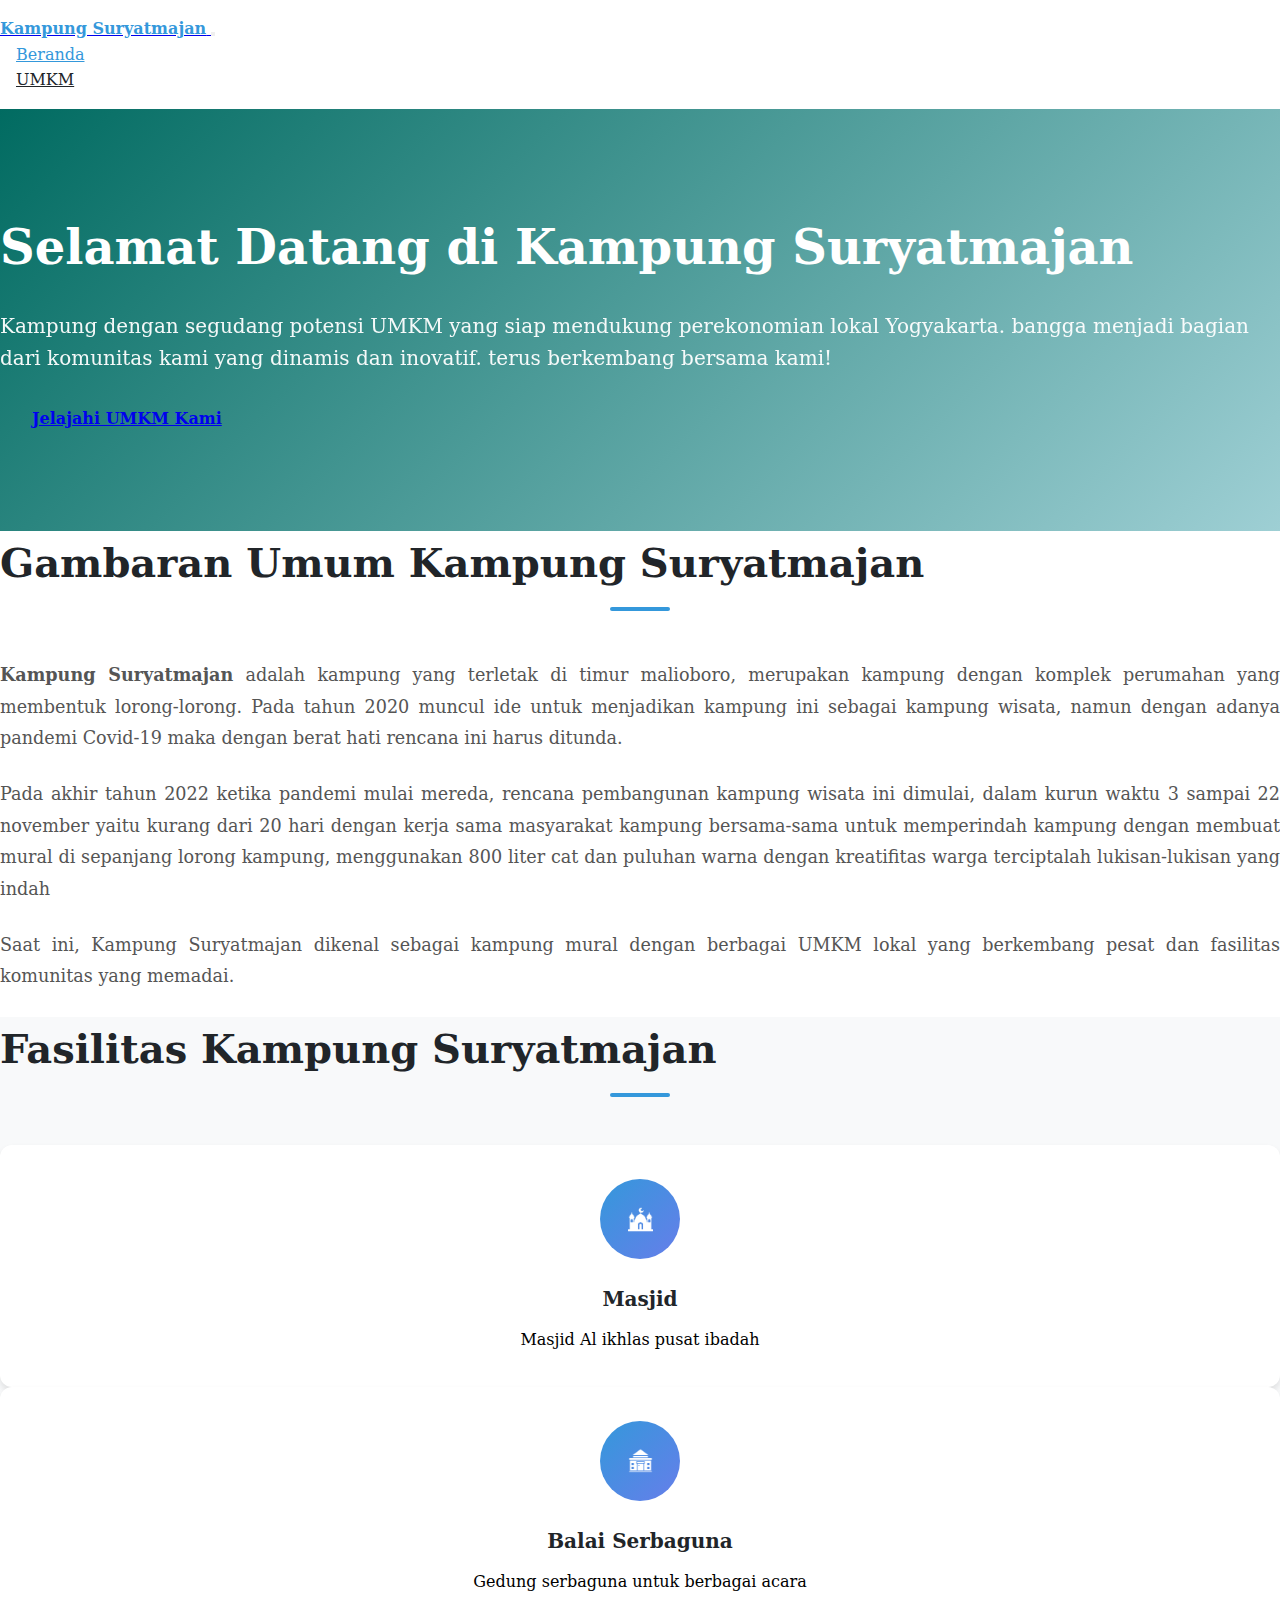
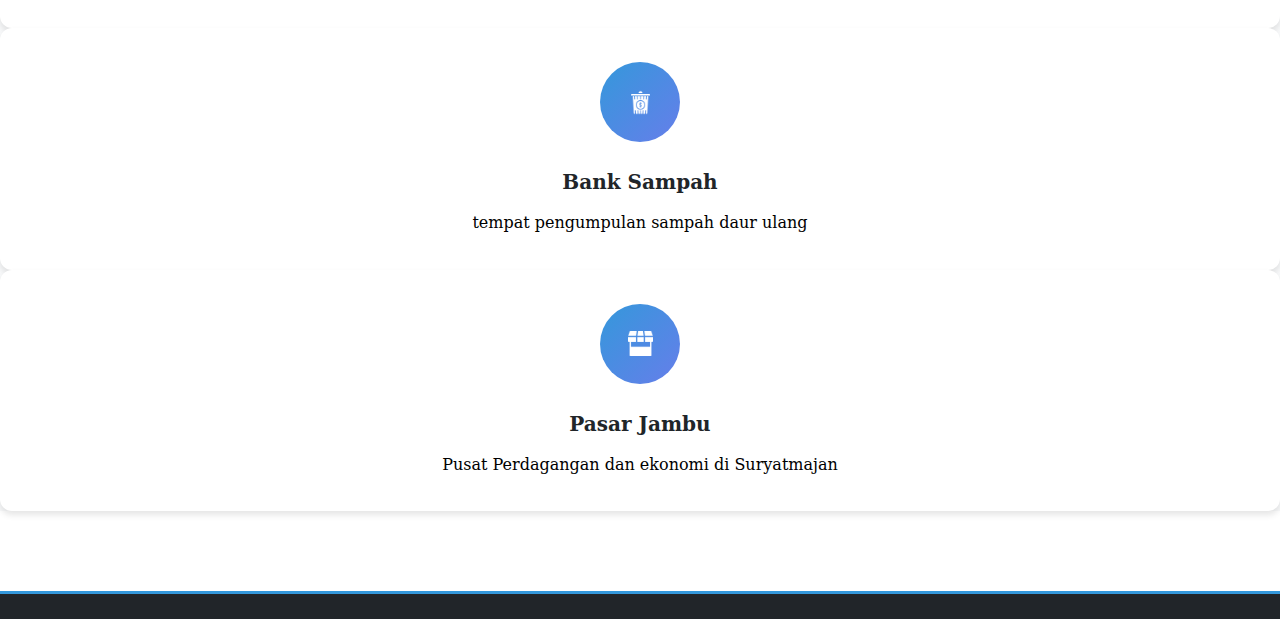
<file: index.html>
<!DOCTYPE html>
<html lang="en">
  <head>
    <meta charset="UTF-8" />
    <meta name="viewport" content="width=device-width, initial-scale=1.0" />

    <!-- Google Verification -->
    <meta
      name="google-site-verification"
      content="dBoLfbBy7fHPpnxlR6z17ItED8eIhoSkm61CdmEjcRw"
    />

    <meta
      name="description"
      content="Website resmi kampung suryatmajan - sejarah, fasilitas, umkm"
    />
    <meta
      name="keywords"
      content="Kampung Suryatmajan, UMKM Yogyakarta, bisnis lokal"
    />
    <title>Kampung Suryatmajan</title>

    <!-- Bootstrap 5 -->
    <link
      href="https://cdn.jsdelivr.net/npm/bootstrap@5.3.8/dist/css/bootstrap.min.css"
      rel="stylesheet"
      integrity="sha384-sRIl4kxILFvY47J16cr9ZwB07vP4J8+LH7qKQnuqkuIAvNWLzeN8tE5YBujZqJLB"
      crossorigin="anonymous"
    />

    <!-- CSS -->
    <link rel="stylesheet" href="home.css" />
  </head>
  <body>
    <!-- Header & Navbar -->
    <header class="header-main">
      <nav class="navbar navbar-expand-lg navbar-light bg-white shadow-sm">
        <div class="container">
          <a href="index.html" class="navbar-brand d-flex align-items-center">
            <span class="brand-text">Kampung Suryatmajan</span>
          </a>
          <button
            class="navbar-toggler"
            type="button"
            data-bs-toggle="collapse"
            data-bs-target="#navbarNav"
            aria-controls="navbarNav"
            aria-expanded="false"
            aria-label="Toggle navigation"
          >
            <span class="navbar-toggler-icon"></span>
          </button>
          <div class="collapse navbar-collapse" id="navbarNav">
            <ul class="navbar-nav ms-auto">
              <li class="nav-item">
                <a href="index.html" class="nav-link active">Beranda</a>
              </li>
              <li class="nav-item">
                <a href="umkm.html" class="nav-link">UMKM</a>
              </li>
            </ul>
          </div>
        </div>
      </nav>
    </header>

    <main>
      <!-- Hero -->
      <section class="hero">
        <div class="container">
          <div class="row align-items-center">
            <div class="col-lg-8 mx-auto text-center">
              <h1 class="hero-title">Selamat Datang di Kampung Suryatmajan</h1>
              <p class="hero-description">
                Kampung dengan segudang potensi UMKM yang siap mendukung
                perekonomian lokal Yogyakarta. bangga menjadi bagian dari
                komunitas kami yang dinamis dan inovatif. terus berkembang
                bersama kami!
              </p>
              <a href="umkm.html" class="btn btn-primary btn-lg mt-3"
                >Jelajahi UMKM Kami</a
              >
            </div>
          </div>
        </div>
      </section>

      <!-- Bagian Sejarah -->
      <section class="sejarah py-5">
        <div class="container">
          <div class="row">
            <div class="col-lg-10 mx-auto">
              <h2 class="section-title text-center mb-4">
                Gambaran Umum Kampung Suryatmajan
              </h2>
              <div class="sejarah-content">
                <p>
                  <strong>Kampung Suryatmajan</strong> adalah kampung yang
                  terletak di timur malioboro, merupakan kampung dengan komplek
                  perumahan yang membentuk lorong-lorong. Pada tahun 2020 muncul
                  ide untuk menjadikan kampung ini sebagai kampung wisata, namun
                  dengan adanya pandemi Covid-19 maka dengan berat hati rencana
                  ini harus ditunda.
                </p>
                <p>
                  Pada akhir tahun 2022 ketika pandemi mulai mereda, rencana
                  pembangunan kampung wisata ini dimulai, dalam kurun waktu 3
                  sampai 22 november yaitu kurang dari 20 hari dengan kerja sama
                  masyarakat kampung bersama-sama untuk memperindah kampung
                  dengan membuat mural di sepanjang lorong kampung, menggunakan
                  800 liter cat dan puluhan warna dengan kreatifitas warga
                  terciptalah lukisan-lukisan yang indah
                </p>
                <p>
                  Saat ini, Kampung Suryatmajan dikenal sebagai kampung mural
                  dengan berbagai UMKM lokal yang berkembang pesat dan fasilitas
                  komunitas yang memadai.
                </p>
              </div>
            </div>
          </div>
        </div>
      </section>

      <!-- Bagian Fasilitas -->
      <section class="fasilitas py-5 bg-light">
        <div class="container">
          <h2 class="section-title text-center mb-5">
            Fasilitas Kampung Suryatmajan
          </h2>
          <div class="row g-4">
            <!-- fasilitas 1 -->
            <div class="col-md-6 col-lg-3">
              <div class="facility-card">
                <div class="facility-icon">
                  <img src="assets/mosque2.png" alt="Masjid" />
                </div>
                <h3 class="facility-title">Masjid</h3>
                <p class="facility-desc">Masjid Al ikhlas pusat ibadah</p>
              </div>
            </div>

            <!-- fasilitas 2 -->
            <div class="col-md-6 col-lg-3">
              <div class="facility-card">
                <div class="facility-icon">
                  <img src="assets/gedung.png" alt="Bank Sampah" />
                </div>
                <h3 class="facility-title">Balai Serbaguna</h3>
                <p class="facility-desc">
                  Gedung serbaguna untuk berbagai acara
                </p>
              </div>
            </div>

            <!-- fasilitas 3 -->
            <div class="col-md-6 col-lg-3">
              <div class="facility-card">
                <div class="facility-icon">
                  <img src="assets/banksampah.png" alt="Bank Sampah" />
                </div>
                <h3 class="facility-title">Bank Sampah</h3>
                <p class="facility-desc">
                  tempat pengumpulan sampah daur ulang
                </p>
              </div>
            </div>

            <!-- fasilitas 4 -->
            <div class="col-md-6 col-lg-3">
              <div class="facility-card">
                <div class="facility-icon">
                  <img src="assets/pasar.png" alt="Pasar" />
                </div>
                <h3 class="facility-title">Pasar Jambu</h3>
                <p class="facility-desc">
                  Pusat Perdagangan dan ekonomi di Suryatmajan
                </p>
              </div>
            </div>
          </div>
        </div>
      </section>
    </main>

    <!-- Footer -->
    <footer class="footer bg-dark text-white py-4">
      <div class="container">
        <div class="row">
          <div class="text-center">
            <p class="mb-0">&copy; Kampung Suryatmajan</p>
          </div>
        </div>
      </div>
    </footer>

    <!-- Bootstrap JS -->
    <script src="https://cdn.jsdelivr.net/npm/bootstrap@5.3.0/dist/js/bootstrap.bundle.min.js"></script>
  </body>
</html>
</file>
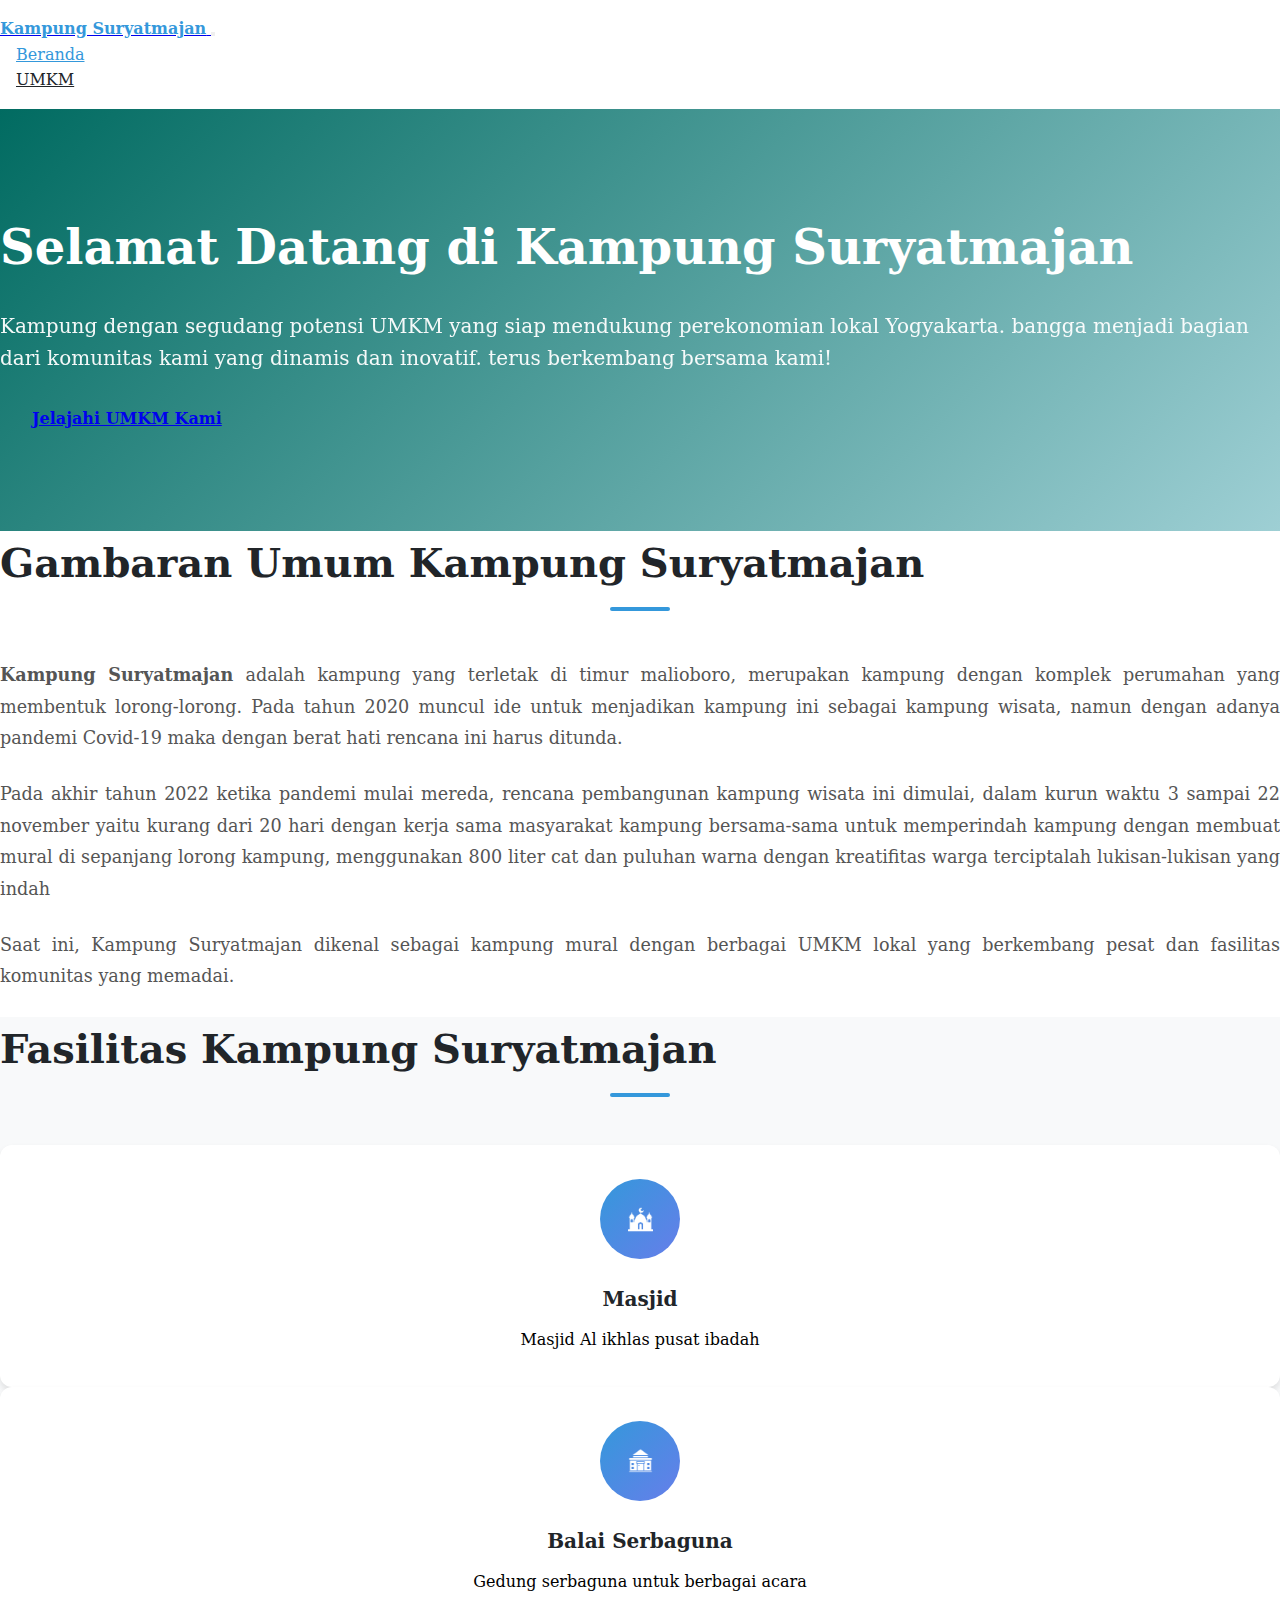
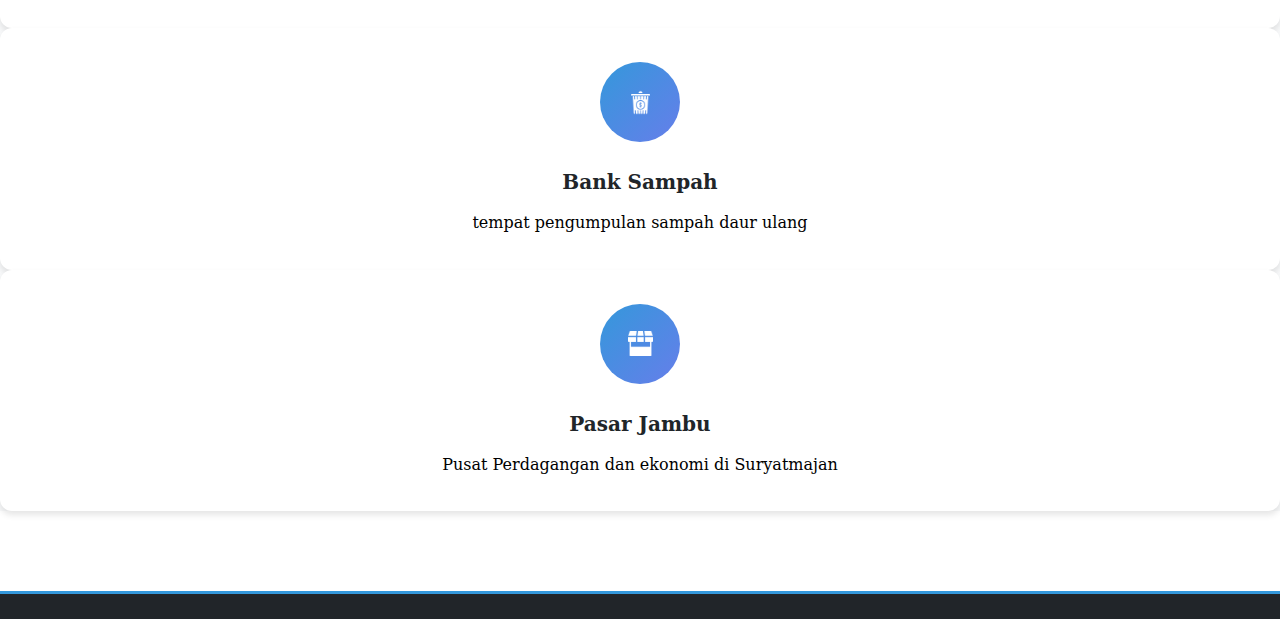
<file: home.html>
<!DOCTYPE html>
<html lang="en">
  <head>
    <meta charset="UTF-8" />
    <meta name="viewport" content="width=device-width, initial-scale=1.0" />
    <meta
      name="description"
      content="Website resmi kampung suryatmajan - sejarah, fasilitas, umkm"
    />
    <meta
      name="keywords"
      content="Kampung Suryatmajan, UMKM Yogyakarta, bisnis lokal"
    />
    <title>Kampung Suryatmajan</title>

    <!-- Bootstrap 5 -->
    <link
      href="https://cdn.jsdelivr.net/npm/bootstrap@5.3.8/dist/css/bootstrap.min.css"
      rel="stylesheet"
      integrity="sha384-sRIl4kxILFvY47J16cr9ZwB07vP4J8+LH7qKQnuqkuIAvNWLzeN8tE5YBujZqJLB"
      crossorigin="anonymous"
    />

    <!-- CSS -->
    <link rel="stylesheet" href="home.css" />
  </head>
  <body>
    <!-- Header & Navbar -->
    <header class="header-main">
      <nav class="navbar navbar-expand-lg navbar-light bg-white shadow-sm">
        <div class="container">
          <a href="home.html" class="navbar-brand d-flex align-items-center">
            <span class="brand-text">Kampung Suryatmajan</span>
          </a>
          <button
            class="navbar-toggler"
            type="button"
            data-bs-toggle="collapse"
            data-bs-target="#navbarNav"
            aria-controls="navbarNav"
            aria-expanded="false"
            aria-label="Toggle navigation"
          >
            <span class="navbar-toggler-icon"></span>
          </button>
          <div class="collapse navbar-collapse" id="navbarNav">
            <ul class="navbar-nav ms-auto">
              <li class="nav-item">
                <a href="home.html" class="nav-link active">Beranda</a>
              </li>
              <li class="nav-item">
                <a href="umkm.html" class="nav-link">UMKM</a>
              </li>
            </ul>
          </div>
        </div>
      </nav>
    </header>

    <main>
      <!-- Hero -->
      <section class="hero">
        <div class="container">
          <div class="row align-items-center">
            <div class="col-lg-8 mx-auto text-center">
              <h1 class="hero-title">Selamat Datang di Kampung Suryatmajan</h1>
              <p class="hero-description">
                Kampung dengan segudang potensi UMKM yang siap mendukung
                perekonomian lokal Yogyakarta. bangga menjadi bagian dari
                komunitas kami yang dinamis dan inovatif. terus berkembang
                bersama kami!
              </p>
              <a href="umkm.html" class="btn btn-primary btn-lg mt-3"
                >Jelajahi UMKM Kami</a
              >
            </div>
          </div>
        </div>
      </section>

      <!-- Bagian Sejarah -->
      <section class="sejarah py-5">
        <div class="container">
          <div class="row">
            <div class="col-lg-10 mx-auto">
              <h2 class="section-title text-center mb-4">
                Gambaran Umum Kampung Suryatmajan
              </h2>
              <div class="sejarah-content">
                <p>
                  <strong>Kampung Suryatmajan</strong> adalah kampung yang
                  terletak di timur malioboro, merupakan kampung dengan komplek
                  perumahan yang membentuk lorong-lorong. Pada tahun 2020 muncul
                  ide untuk menjadikan kampung ini sebagai kampung wisata, namun
                  dengan adanya pandemi Covid-19 maka dengan berat hati rencana
                  ini harus ditunda.
                </p>
                <p>
                  Pada akhir tahun 2022 ketika pandemi mulai mereda, rencana
                  pembangunan kampung wisata ini dimulai, dalam kurun waktu 3
                  sampai 22 november yaitu kurang dari 20 hari dengan kerja sama
                  masyarakat kampung bersama-sama untuk memperindah kampung
                  dengan membuat mural di sepanjang lorong kampung, menggunakan
                  800 liter cat dan puluhan warna dengan kreatifitas warga
                  terciptalah lukisan-lukisan yang indah
                </p>
                <p>
                  Saat ini, Kampung Suryatmajan dikenal sebagai kampung mural
                  dengan berbagai UMKM lokal yang berkembang pesat dan fasilitas
                  komunitas yang memadai.
                </p>
              </div>
            </div>
          </div>
        </div>
      </section>

      <!-- Bagian Fasilitas -->
      <section class="fasilitas py-5 bg-light">
        <div class="container">
          <h2 class="section-title text-center mb-5">
            Fasilitas Kampung Suryatmajan
          </h2>
          <div class="row g-4">
            <!-- fasilitas 1 -->
            <div class="col-md-6 col-lg-3">
              <div class="facility-card">
                <div class="facility-icon">
                  <img src="assets/mosque2.png" alt="Masjid" />
                </div>
                <h3 class="facility-title">Masjid</h3>
                <p class="facility-desc">Masjid Al ikhlas pusat ibadah</p>
              </div>
            </div>

            <!-- fasilitas 2 -->
            <div class="col-md-6 col-lg-3">
              <div class="facility-card">
                <div class="facility-icon">
                  <img src="assets/gedung.png" alt="Bank Sampah" />
                </div>
                <h3 class="facility-title">Balai Serbaguna</h3>
                <p class="facility-desc">
                  Gedung serbaguna untuk berbagai acara
                </p>
              </div>
            </div>

            <!-- fasilitas 3 -->
            <div class="col-md-6 col-lg-3">
              <div class="facility-card">
                <div class="facility-icon">
                  <img src="assets/banksampah.png" alt="Bank Sampah" />
                </div>
                <h3 class="facility-title">Bank Sampah</h3>
                <p class="facility-desc">
                  tempat pengumpulan sampah daur ulang
                </p>
              </div>
            </div>

            <!-- fasilitas 4 -->
            <div class="col-md-6 col-lg-3">
              <div class="facility-card">
                <div class="facility-icon">
                  <img src="assets/pasar.png" alt="Pasar" />
                </div>
                <h3 class="facility-title">Pasar Jambu</h3>
                <p class="facility-desc">
                  Pusat Perdagangan dan ekonomi di Suryatmajan
                </p>
              </div>
            </div>
          </div>
        </div>
      </section>
    </main>

    <!-- Footer -->
    <footer class="footer bg-dark text-white py-4">
      <div class="container">
        <div class="row">
          <div class="text-center">
            <p class="mb-0">&copy; Kampung Suryatmajan</p>
          </div>
        </div>
      </div>
    </footer>

    <!-- Bootstrap JS -->
    <script src="https://cdn.jsdelivr.net/npm/bootstrap@5.3.0/dist/js/bootstrap.bundle.min.js"></script>
  </body>
</html>
</file>
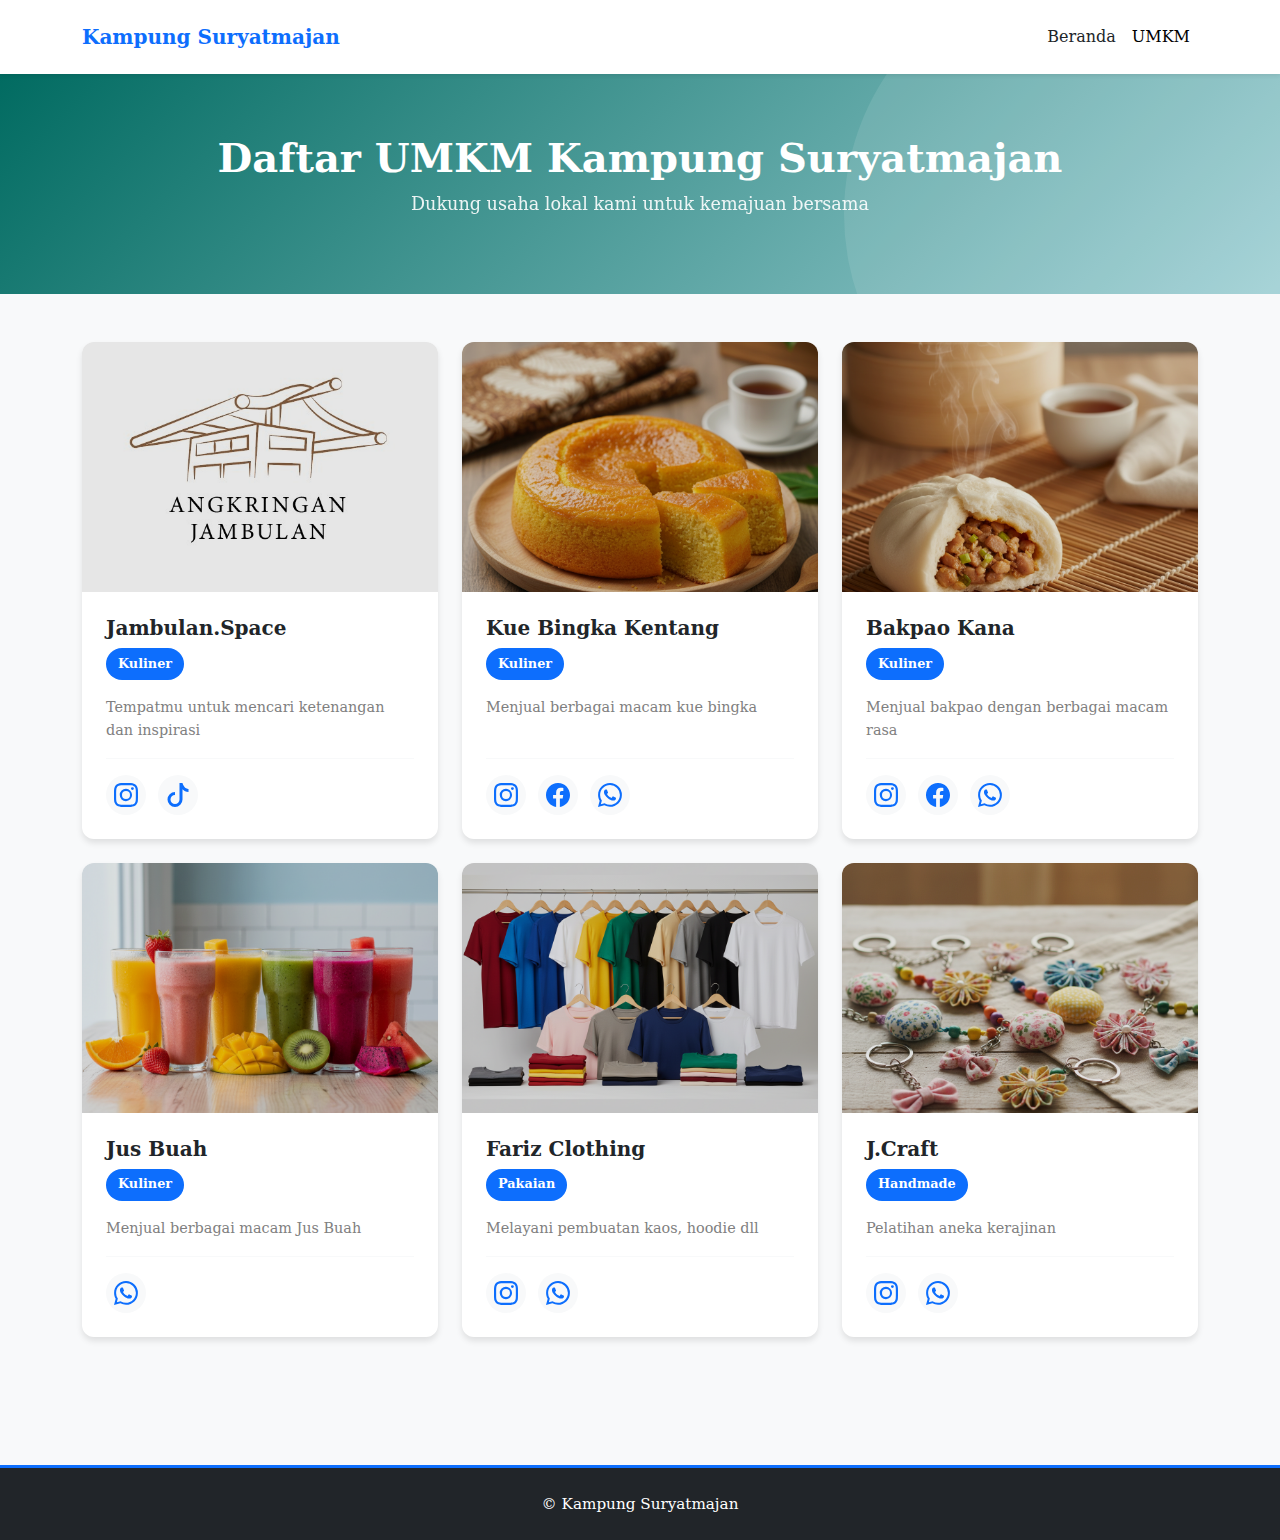
<file: umkm.html>
<!DOCTYPE html>
<html lang="en">
  <head>
    <meta charset="UTF-8" />
    <meta name="viewport" content="width=device-width, initial-scale=1.0" />
    <meta name="description" content="Daftar UMKM Kampung Suryatmajan" />
    <meta
      name="keywords"
      content="UMKM, Kampung Suryatmajan, Yogyakarta, Produk Lokal"
    />
    <title>UMKM Kampung Suryatmajan</title>
    <!-- Bootstrap CSS -->
    <link
      rel="stylesheet"
      href="https://cdn.jsdelivr.net/npm/bootstrap@5.3.0/dist/css/bootstrap.min.css"
    />

    <!-- CSS Link -->
    <link rel="stylesheet" href="umkm.css" />
  </head>
  <body>
    <!-- Header & Navbar -->
    <header class="header-main">
      <nav class="navbar navbar-expand-lg navbar-light bg-white shadow-sm">
        <div class="container">
          <a href="home.html" class="navbar-brand d-flex align-items-center"
            ><span class="brand-text">Kampung Suryatmajan</span></a
          >
          <button
            class="navbar-toggler"
            type="button"
            data-bs-toggle="collapse"
            data-bs-target="#navbarNav"
            aria-controls="navbarNav"
            aria-expanded="false"
            aria-label="Toggle navigation"
          >
            <span class="navbar-toggler-icon"></span>
          </button>
          <div class="collapse navbar-collapse" id="navbarNav">
            <ul class="navbar-nav ms-auto">
              <li class="nav-item">
                <a href="home.html" class="nav-link">Beranda</a>
              </li>
              <li class="nav-item">
                <a href="umkm.html" class="nav-link active">UMKM</a>
              </li>
            </ul>
          </div>
        </div>
      </nav>
    </header>

    <main>
      <!-- page header -->
      <section class="page-header">
        <div class="container">
          <h1 class="page-title">Daftar UMKM Kampung Suryatmajan</h1>
          <p class="page-subtitle">
            Dukung usaha lokal kami untuk kemajuan bersama
          </p>
        </div>
      </section>

      <!-- UMKM Grid -->
      <section class="umkm-section py-5">
        <div class="container">
          <div class="row g-4">
            <!-- UMKM 1 -->
            <div class="col-md-6 col-lg-4">
              <div
                class="umkm-card"
                data-bs-toggle="modal"
                data-bs-target="#modal1"
              >
                <div class="umkm-image">
                  <img
                    src="assets/angkringan.jpg"
                    alt="Warung Makan"
                    loading="lazy"
                  />
                </div>
                <div class="umkm-body">
                  <h3 class="umkm-name">Jambulan.Space</h3>
                  <span class="umkm-category">Kuliner</span>
                  <p class="umkm-short-desc">
                    Tempatmu untuk mencari ketenangan dan inspirasi
                  </p>
                  <div class="umkm-social">
                    <a
                      href="https://www.instagram.com/jambulan.space_/"
                      target="_blank"
                      aria-label="Instagram"
                    >
                      <svg
                        xmlns="http://www.w3.org/2000/svg"
                        width="16"
                        height="16"
                        fill="currentColor"
                        class="bi bi-instagram"
                        viewBox="0 0 16 16"
                      >
                        <path
                          d="M8 0C5.829 0 5.556.01 4.703.048 3.85.088 3.269.222 2.76.42a3.9 3.9 0 0 0-1.417.923A3.9 3.9 0 0 0 .42 2.76C.222 3.268.087 3.85.048 4.7.01 5.555 0 5.827 0 8.001c0 2.172.01 2.444.048 3.297.04.852.174 1.433.372 1.942.205.526.478.972.923 1.417.444.445.89.719 1.416.923.51.198 1.09.333 1.942.372C5.555 15.99 5.827 16 8 16s2.444-.01 3.298-.048c.851-.04 1.434-.174 1.943-.372a3.9 3.9 0 0 0 1.416-.923c.445-.445.718-.891.923-1.417.197-.509.332-1.09.372-1.942C15.99 10.445 16 10.173 16 8s-.01-2.445-.048-3.299c-.04-.851-.175-1.433-.372-1.941a3.9 3.9 0 0 0-.923-1.417A3.9 3.9 0 0 0 13.24.42c-.51-.198-1.092-.333-1.943-.372C10.443.01 10.172 0 7.998 0zm-.717 1.442h.718c2.136 0 2.389.007 3.232.046.78.035 1.204.166 1.486.275.373.145.64.319.92.599s.453.546.598.92c.11.281.24.705.275 1.485.039.843.047 1.096.047 3.231s-.008 2.389-.047 3.232c-.035.78-.166 1.203-.275 1.485a2.5 2.5 0 0 1-.599.919c-.28.28-.546.453-.92.598-.28.11-.704.24-1.485.276-.843.038-1.096.047-3.232.047s-2.39-.009-3.233-.047c-.78-.036-1.203-.166-1.485-.276a2.5 2.5 0 0 1-.92-.598 2.5 2.5 0 0 1-.6-.92c-.109-.281-.24-.705-.275-1.485-.038-.843-.046-1.096-.046-3.233s.008-2.388.046-3.231c.036-.78.166-1.204.276-1.486.145-.373.319-.64.599-.92s.546-.453.92-.598c.282-.11.705-.24 1.485-.276.738-.034 1.024-.044 2.515-.045zm4.988 1.328a.96.96 0 1 0 0 1.92.96.96 0 0 0 0-1.92m-4.27 1.122a4.109 4.109 0 1 0 0 8.217 4.109 4.109 0 0 0 0-8.217m0 1.441a2.667 2.667 0 1 1 0 5.334 2.667 2.667 0 0 1 0-5.334"
                        />
                      </svg>
                    </a>
                    <a
                      href="https://www.tiktok.com/@jambulan.space_"
                      target="_blank"
                      aria-label="Tiktok Jambulan.Space"
                    >
                      <svg
                        xmlns="http://www.w3.org/2000/svg"
                        width="16"
                        height="16"
                        fill="currentColor"
                        class="bi bi-tiktok"
                        viewBox="0 0 16 16"
                      >
                        <path
                          d="M9 0h1.98c.144.715.54 1.617 1.235 2.512C12.895 3.389 13.797 4 15 4v2c-1.753 0-3.07-.814-4-1.829V11a5 5 0 1 1-5-5v2a3 3 0 1 0 3 3z"
                        />
                      </svg>
                    </a>
                  </div>
                </div>
              </div>
            </div>

            <!-- UMKM 2 -->
            <div class="col-md-6 col-lg-4">
              <div
                class="umkm-card"
                data-bs-toggle="modal"
                data-bs-target="#modal2"
              >
                <div class="umkm-image">
                  <img
                    src="assets/bingka.png"
                    alt="Warung Makan"
                    loading="lazy"
                  />
                </div>
                <div class="umkm-body">
                  <h3 class="umkm-name">Kue Bingka Kentang</h3>
                  <span class="umkm-category">Kuliner</span>
                  <p class="umkm-short-desc">
                    Menjual berbagai macam kue bingka
                  </p>
                  <div class="umkm-social">
                    <a
                      href="https://www.instagram.com/kkntkotaukdw_2025_suryatmajan/"
                      target="_blank"
                      aria-label="Instagram"
                    >
                      <svg
                        xmlns="http://www.w3.org/2000/svg"
                        width="16"
                        height="16"
                        fill="currentColor"
                        class="bi bi-instagram"
                        viewBox="0 0 16 16"
                      >
                        <path
                          d="M8 0C5.829 0 5.556.01 4.703.048 3.85.088 3.269.222 2.76.42a3.9 3.9 0 0 0-1.417.923A3.9 3.9 0 0 0 .42 2.76C.222 3.268.087 3.85.048 4.7.01 5.555 0 5.827 0 8.001c0 2.172.01 2.444.048 3.297.04.852.174 1.433.372 1.942.205.526.478.972.923 1.417.444.445.89.719 1.416.923.51.198 1.09.333 1.942.372C5.555 15.99 5.827 16 8 16s2.444-.01 3.298-.048c.851-.04 1.434-.174 1.943-.372a3.9 3.9 0 0 0 1.416-.923c.445-.445.718-.891.923-1.417.197-.509.332-1.09.372-1.942C15.99 10.445 16 10.173 16 8s-.01-2.445-.048-3.299c-.04-.851-.175-1.433-.372-1.941a3.9 3.9 0 0 0-.923-1.417A3.9 3.9 0 0 0 13.24.42c-.51-.198-1.092-.333-1.943-.372C10.443.01 10.172 0 7.998 0zm-.717 1.442h.718c2.136 0 2.389.007 3.232.046.78.035 1.204.166 1.486.275.373.145.64.319.92.599s.453.546.598.92c.11.281.24.705.275 1.485.039.843.047 1.096.047 3.231s-.008 2.389-.047 3.232c-.035.78-.166 1.203-.275 1.485a2.5 2.5 0 0 1-.599.919c-.28.28-.546.453-.92.598-.28.11-.704.24-1.485.276-.843.038-1.096.047-3.232.047s-2.39-.009-3.233-.047c-.78-.036-1.203-.166-1.485-.276a2.5 2.5 0 0 1-.92-.598 2.5 2.5 0 0 1-.6-.92c-.109-.281-.24-.705-.275-1.485-.038-.843-.046-1.096-.046-3.233s.008-2.388.046-3.231c.036-.78.166-1.204.276-1.486.145-.373.319-.64.599-.92s.546-.453.92-.598c.282-.11.705-.24 1.485-.276.738-.034 1.024-.044 2.515-.045zm4.988 1.328a.96.96 0 1 0 0 1.92.96.96 0 0 0 0-1.92m-4.27 1.122a4.109 4.109 0 1 0 0 8.217 4.109 4.109 0 0 0 0-8.217m0 1.441a2.667 2.667 0 1 1 0 5.334 2.667 2.667 0 0 1 0-5.334"
                        />
                      </svg>
                    </a>
                    <a
                      href="https://www.facebook.com/"
                      target="_blank"
                      aria-label="Facebook Warung"
                    >
                      <svg
                        xmlns="http://www.w3.org/2000/svg"
                        width="16"
                        height="16"
                        fill="currentColor"
                        class="bi bi-facebook"
                        viewBox="0 0 16 16"
                      >
                        <path
                          d="M16 8.049c0-4.446-3.582-8.05-8-8.05C3.58 0-.002 3.603-.002 8.05c0 4.017 2.926 7.347 6.75 7.951v-5.625h-2.03V8.05H6.75V6.275c0-2.017 1.195-3.131 3.022-3.131.876 0 1.791.157 1.791.157v1.98h-1.009c-.993 0-1.303.621-1.303 1.258v1.51h2.218l-.354 2.326H9.25V16c3.824-.604 6.75-3.934 6.75-7.951"
                        />
                      </svg>
                    </a>
                    <a
                      href="https://web.whatsapp.com/"
                      target="_blank"
                      aria-label="Whatsapp Warung"
                    >
                      <svg
                        xmlns="http://www.w3.org/2000/svg"
                        width="16"
                        height="16"
                        fill="currentColor"
                        class="bi bi-whatsapp"
                        viewBox="0 0 16 16"
                      >
                        <path
                          d="M13.601 2.326A7.85 7.85 0 0 0 7.994 0C3.627 0 .068 3.558.064 7.926c0 1.399.366 2.76 1.057 3.965L0 16l4.204-1.102a7.9 7.9 0 0 0 3.79.965h.004c4.368 0 7.926-3.558 7.93-7.93A7.9 7.9 0 0 0 13.6 2.326zM7.994 14.521a6.6 6.6 0 0 1-3.356-.92l-.24-.144-2.494.654.666-2.433-.156-.251a6.56 6.56 0 0 1-1.007-3.505c0-3.626 2.957-6.584 6.591-6.584a6.56 6.56 0 0 1 4.66 1.931 6.56 6.56 0 0 1 1.928 4.66c-.004 3.639-2.961 6.592-6.592 6.592m3.615-4.934c-.197-.099-1.17-.578-1.353-.646-.182-.065-.315-.099-.445.099-.133.197-.513.646-.627.775-.114.133-.232.148-.43.05-.197-.1-.836-.308-1.592-.985-.59-.525-.985-1.175-1.103-1.372-.114-.198-.011-.304.088-.403.087-.088.197-.232.296-.346.1-.114.133-.198.198-.33.065-.134.034-.248-.015-.347-.05-.099-.445-1.076-.612-1.47-.16-.389-.323-.335-.445-.34-.114-.007-.247-.007-.38-.007a.73.73 0 0 0-.529.247c-.182.198-.691.677-.691 1.654s.71 1.916.81 2.049c.098.133 1.394 2.132 3.383 2.992.47.205.84.326 1.129.418.475.152.904.129 1.246.08.38-.058 1.171-.48 1.338-.943.164-.464.164-.86.114-.943-.049-.084-.182-.133-.38-.232"
                        />
                      </svg>
                    </a>
                  </div>
                </div>
              </div>
            </div>

            <!-- UMKM 3 -->
            <div class="col-md-6 col-lg-4">
              <div
                class="umkm-card"
                data-bs-toggle="modal"
                data-bs-target="#modal3"
              >
                <div class="umkm-image">
                  <img src="assets/bakpao.png" alt="Bakpao" loading="lazy" />
                </div>
                <div class="umkm-body">
                  <h3 class="umkm-name">Bakpao Kana</h3>
                  <span class="umkm-category">Kuliner</span>
                  <p class="umkm-short-desc">
                    Menjual bakpao dengan berbagai macam rasa
                  </p>
                  <div class="umkm-social">
                    <a
                      href="https://www.instagram.com/kkntkotaukdw_2025_suryatmajan/"
                      target="_blank"
                      aria-label="Instagram"
                    >
                      <svg
                        xmlns="http://www.w3.org/2000/svg"
                        width="16"
                        height="16"
                        fill="currentColor"
                        class="bi bi-instagram"
                        viewBox="0 0 16 16"
                      >
                        <path
                          d="M8 0C5.829 0 5.556.01 4.703.048 3.85.088 3.269.222 2.76.42a3.9 3.9 0 0 0-1.417.923A3.9 3.9 0 0 0 .42 2.76C.222 3.268.087 3.85.048 4.7.01 5.555 0 5.827 0 8.001c0 2.172.01 2.444.048 3.297.04.852.174 1.433.372 1.942.205.526.478.972.923 1.417.444.445.89.719 1.416.923.51.198 1.09.333 1.942.372C5.555 15.99 5.827 16 8 16s2.444-.01 3.298-.048c.851-.04 1.434-.174 1.943-.372a3.9 3.9 0 0 0 1.416-.923c.445-.445.718-.891.923-1.417.197-.509.332-1.09.372-1.942C15.99 10.445 16 10.173 16 8s-.01-2.445-.048-3.299c-.04-.851-.175-1.433-.372-1.941a3.9 3.9 0 0 0-.923-1.417A3.9 3.9 0 0 0 13.24.42c-.51-.198-1.092-.333-1.943-.372C10.443.01 10.172 0 7.998 0zm-.717 1.442h.718c2.136 0 2.389.007 3.232.046.78.035 1.204.166 1.486.275.373.145.64.319.92.599s.453.546.598.92c.11.281.24.705.275 1.485.039.843.047 1.096.047 3.231s-.008 2.389-.047 3.232c-.035.78-.166 1.203-.275 1.485a2.5 2.5 0 0 1-.599.919c-.28.28-.546.453-.92.598-.28.11-.704.24-1.485.276-.843.038-1.096.047-3.232.047s-2.39-.009-3.233-.047c-.78-.036-1.203-.166-1.485-.276a2.5 2.5 0 0 1-.92-.598 2.5 2.5 0 0 1-.6-.92c-.109-.281-.24-.705-.275-1.485-.038-.843-.046-1.096-.046-3.233s.008-2.388.046-3.231c.036-.78.166-1.204.276-1.486.145-.373.319-.64.599-.92s.546-.453.92-.598c.282-.11.705-.24 1.485-.276.738-.034 1.024-.044 2.515-.045zm4.988 1.328a.96.96 0 1 0 0 1.92.96.96 0 0 0 0-1.92m-4.27 1.122a4.109 4.109 0 1 0 0 8.217 4.109 4.109 0 0 0 0-8.217m0 1.441a2.667 2.667 0 1 1 0 5.334 2.667 2.667 0 0 1 0-5.334"
                        />
                      </svg>
                    </a>
                    <a
                      href="https://www.facebook.com/"
                      target="_blank"
                      aria-label="Facebook Warung"
                    >
                      <svg
                        xmlns="http://www.w3.org/2000/svg"
                        width="16"
                        height="16"
                        fill="currentColor"
                        class="bi bi-facebook"
                        viewBox="0 0 16 16"
                      >
                        <path
                          d="M16 8.049c0-4.446-3.582-8.05-8-8.05C3.58 0-.002 3.603-.002 8.05c0 4.017 2.926 7.347 6.75 7.951v-5.625h-2.03V8.05H6.75V6.275c0-2.017 1.195-3.131 3.022-3.131.876 0 1.791.157 1.791.157v1.98h-1.009c-.993 0-1.303.621-1.303 1.258v1.51h2.218l-.354 2.326H9.25V16c3.824-.604 6.75-3.934 6.75-7.951"
                        />
                      </svg>
                    </a>
                    <a
                      href="https://web.whatsapp.com/"
                      target="_blank"
                      aria-label="Whatsapp Warung"
                    >
                      <svg
                        xmlns="http://www.w3.org/2000/svg"
                        width="16"
                        height="16"
                        fill="currentColor"
                        class="bi bi-whatsapp"
                        viewBox="0 0 16 16"
                      >
                        <path
                          d="M13.601 2.326A7.85 7.85 0 0 0 7.994 0C3.627 0 .068 3.558.064 7.926c0 1.399.366 2.76 1.057 3.965L0 16l4.204-1.102a7.9 7.9 0 0 0 3.79.965h.004c4.368 0 7.926-3.558 7.93-7.93A7.9 7.9 0 0 0 13.6 2.326zM7.994 14.521a6.6 6.6 0 0 1-3.356-.92l-.24-.144-2.494.654.666-2.433-.156-.251a6.56 6.56 0 0 1-1.007-3.505c0-3.626 2.957-6.584 6.591-6.584a6.56 6.56 0 0 1 4.66 1.931 6.56 6.56 0 0 1 1.928 4.66c-.004 3.639-2.961 6.592-6.592 6.592m3.615-4.934c-.197-.099-1.17-.578-1.353-.646-.182-.065-.315-.099-.445.099-.133.197-.513.646-.627.775-.114.133-.232.148-.43.05-.197-.1-.836-.308-1.592-.985-.59-.525-.985-1.175-1.103-1.372-.114-.198-.011-.304.088-.403.087-.088.197-.232.296-.346.1-.114.133-.198.198-.33.065-.134.034-.248-.015-.347-.05-.099-.445-1.076-.612-1.47-.16-.389-.323-.335-.445-.34-.114-.007-.247-.007-.38-.007a.73.73 0 0 0-.529.247c-.182.198-.691.677-.691 1.654s.71 1.916.81 2.049c.098.133 1.394 2.132 3.383 2.992.47.205.84.326 1.129.418.475.152.904.129 1.246.08.38-.058 1.171-.48 1.338-.943.164-.464.164-.86.114-.943-.049-.084-.182-.133-.38-.232"
                        />
                      </svg>
                    </a>
                  </div>
                </div>
              </div>
            </div>

            <!-- UMKM 4 -->
            <!-- kode dibawah ini digunakan jika jumlah kartu umkm ada 5, kode ada 1 line dibawah komen ini-->
            <!-- <div class="row g-4 justify-content-center"> -->
            <div class="col-md-6 col-lg-4">
              <div
                class="umkm-card"
                data-bs-toggle="modal"
                data-bs-target="#modal4"
              >
                <div class="umkm-image">
                  <img
                    src="assets/buah.png"
                    alt="Warung Makan"
                    loading="lazy"
                  />
                </div>
                <div class="umkm-body">
                  <h3 class="umkm-name">Jus Buah</h3>
                  <span class="umkm-category">Kuliner</span>
                  <p class="umkm-short-desc">Menjual berbagai macam Jus Buah</p>
                  <div class="umkm-social">
                    <a
                      href="https://web.whatsapp.com/"
                      target="_blank"
                      aria-label="Whatsapp Warung"
                    >
                      <svg
                        xmlns="http://www.w3.org/2000/svg"
                        width="16"
                        height="16"
                        fill="currentColor"
                        class="bi bi-whatsapp"
                        viewBox="0 0 16 16"
                      >
                        <path
                          d="M13.601 2.326A7.85 7.85 0 0 0 7.994 0C3.627 0 .068 3.558.064 7.926c0 1.399.366 2.76 1.057 3.965L0 16l4.204-1.102a7.9 7.9 0 0 0 3.79.965h.004c4.368 0 7.926-3.558 7.93-7.93A7.9 7.9 0 0 0 13.6 2.326zM7.994 14.521a6.6 6.6 0 0 1-3.356-.92l-.24-.144-2.494.654.666-2.433-.156-.251a6.56 6.56 0 0 1-1.007-3.505c0-3.626 2.957-6.584 6.591-6.584a6.56 6.56 0 0 1 4.66 1.931 6.56 6.56 0 0 1 1.928 4.66c-.004 3.639-2.961 6.592-6.592 6.592m3.615-4.934c-.197-.099-1.17-.578-1.353-.646-.182-.065-.315-.099-.445.099-.133.197-.513.646-.627.775-.114.133-.232.148-.43.05-.197-.1-.836-.308-1.592-.985-.59-.525-.985-1.175-1.103-1.372-.114-.198-.011-.304.088-.403.087-.088.197-.232.296-.346.1-.114.133-.198.198-.33.065-.134.034-.248-.015-.347-.05-.099-.445-1.076-.612-1.47-.16-.389-.323-.335-.445-.34-.114-.007-.247-.007-.38-.007a.73.73 0 0 0-.529.247c-.182.198-.691.677-.691 1.654s.71 1.916.81 2.049c.098.133 1.394 2.132 3.383 2.992.47.205.84.326 1.129.418.475.152.904.129 1.246.08.38-.058 1.171-.48 1.338-.943.164-.464.164-.86.114-.943-.049-.084-.182-.133-.38-.232"
                        />
                      </svg>
                    </a>
                  </div>
                </div>
              </div>
            </div>

            <!-- UMKM 5 -->
            <div class="col-md-6 col-lg-4">
              <div
                class="umkm-card"
                data-bs-toggle="modal"
                data-bs-target="#modal5"
              >
                <div class="umkm-image">
                  <img
                    src="assets/baju.png"
                    alt="Warung Makan"
                    loading="lazy"
                  />
                </div>
                <div class="umkm-body">
                  <h3 class="umkm-name">Fariz Clothing</h3>
                  <span class="umkm-category">Pakaian</span>
                  <p class="umkm-short-desc">
                    Melayani pembuatan kaos, hoodie dll
                  </p>
                  <div class="umkm-social">
                    <a
                      href="https://www.instagram.com/fariz_clothing/"
                      target="_blank"
                      aria-label="Instagram"
                    >
                      <svg
                        xmlns="http://www.w3.org/2000/svg"
                        width="16"
                        height="16"
                        fill="currentColor"
                        class="bi bi-instagram"
                        viewBox="0 0 16 16"
                      >
                        <path
                          d="M8 0C5.829 0 5.556.01 4.703.048 3.85.088 3.269.222 2.76.42a3.9 3.9 0 0 0-1.417.923A3.9 3.9 0 0 0 .42 2.76C.222 3.268.087 3.85.048 4.7.01 5.555 0 5.827 0 8.001c0 2.172.01 2.444.048 3.297.04.852.174 1.433.372 1.942.205.526.478.972.923 1.417.444.445.89.719 1.416.923.51.198 1.09.333 1.942.372C5.555 15.99 5.827 16 8 16s2.444-.01 3.298-.048c.851-.04 1.434-.174 1.943-.372a3.9 3.9 0 0 0 1.416-.923c.445-.445.718-.891.923-1.417.197-.509.332-1.09.372-1.942C15.99 10.445 16 10.173 16 8s-.01-2.445-.048-3.299c-.04-.851-.175-1.433-.372-1.941a3.9 3.9 0 0 0-.923-1.417A3.9 3.9 0 0 0 13.24.42c-.51-.198-1.092-.333-1.943-.372C10.443.01 10.172 0 7.998 0zm-.717 1.442h.718c2.136 0 2.389.007 3.232.046.78.035 1.204.166 1.486.275.373.145.64.319.92.599s.453.546.598.92c.11.281.24.705.275 1.485.039.843.047 1.096.047 3.231s-.008 2.389-.047 3.232c-.035.78-.166 1.203-.275 1.485a2.5 2.5 0 0 1-.599.919c-.28.28-.546.453-.92.598-.28.11-.704.24-1.485.276-.843.038-1.096.047-3.232.047s-2.39-.009-3.233-.047c-.78-.036-1.203-.166-1.485-.276a2.5 2.5 0 0 1-.92-.598 2.5 2.5 0 0 1-.6-.92c-.109-.281-.24-.705-.275-1.485-.038-.843-.046-1.096-.046-3.233s.008-2.388.046-3.231c.036-.78.166-1.204.276-1.486.145-.373.319-.64.599-.92s.546-.453.92-.598c.282-.11.705-.24 1.485-.276.738-.034 1.024-.044 2.515-.045zm4.988 1.328a.96.96 0 1 0 0 1.92.96.96 0 0 0 0-1.92m-4.27 1.122a4.109 4.109 0 1 0 0 8.217 4.109 4.109 0 0 0 0-8.217m0 1.441a2.667 2.667 0 1 1 0 5.334 2.667 2.667 0 0 1 0-5.334"
                        />
                      </svg>
                    </a>
                    <a
                      href="https://wa.me/6283840670900"
                      target="_blank"
                      aria-label="Whatsapp Fariz Clothing"
                    >
                      <svg
                        xmlns="http://www.w3.org/2000/svg"
                        width="16"
                        height="16"
                        fill="currentColor"
                        class="bi bi-whatsapp"
                        viewBox="0 0 16 16"
                      >
                        <path
                          d="M13.601 2.326A7.85 7.85 0 0 0 7.994 0C3.627 0 .068 3.558.064 7.926c0 1.399.366 2.76 1.057 3.965L0 16l4.204-1.102a7.9 7.9 0 0 0 3.79.965h.004c4.368 0 7.926-3.558 7.93-7.93A7.9 7.9 0 0 0 13.6 2.326zM7.994 14.521a6.6 6.6 0 0 1-3.356-.92l-.24-.144-2.494.654.666-2.433-.156-.251a6.56 6.56 0 0 1-1.007-3.505c0-3.626 2.957-6.584 6.591-6.584a6.56 6.56 0 0 1 4.66 1.931 6.56 6.56 0 0 1 1.928 4.66c-.004 3.639-2.961 6.592-6.592 6.592m3.615-4.934c-.197-.099-1.17-.578-1.353-.646-.182-.065-.315-.099-.445.099-.133.197-.513.646-.627.775-.114.133-.232.148-.43.05-.197-.1-.836-.308-1.592-.985-.59-.525-.985-1.175-1.103-1.372-.114-.198-.011-.304.088-.403.087-.088.197-.232.296-.346.1-.114.133-.198.198-.33.065-.134.034-.248-.015-.347-.05-.099-.445-1.076-.612-1.47-.16-.389-.323-.335-.445-.34-.114-.007-.247-.007-.38-.007a.73.73 0 0 0-.529.247c-.182.198-.691.677-.691 1.654s.71 1.916.81 2.049c.098.133 1.394 2.132 3.383 2.992.47.205.84.326 1.129.418.475.152.904.129 1.246.08.38-.058 1.171-.48 1.338-.943.164-.464.164-.86.114-.943-.049-.084-.182-.133-.38-.232"
                        />
                      </svg>
                    </a>
                  </div>
                </div>
              </div>
            </div>

            <!-- UMKM 6 -->
            <div class="col-md-6 col-lg-4">
              <div
                class="umkm-card"
                data-bs-toggle="modal"
                data-bs-target="#modal6"
              >
                <div class="umkm-image">
                  <img
                    src="assets/craft.png"
                    alt="Warung Makan"
                    loading="lazy"
                  />
                </div>
                <div class="umkm-body">
                  <h3 class="umkm-name">J.Craft</h3>
                  <span class="umkm-category">Handmade</span>
                  <p class="umkm-short-desc">Pelatihan aneka kerajinan</p>
                  <div class="umkm-social">
                    <a
                      href="https://www.instagram.com/jcraft.galery?igshid=YmMyMTA2M2Y%3D"
                      target="_blank"
                      aria-label="Instagram"
                    >
                      <svg
                        xmlns="http://www.w3.org/2000/svg"
                        width="16"
                        height="16"
                        fill="currentColor"
                        class="bi bi-instagram"
                        viewBox="0 0 16 16"
                      >
                        <path
                          d="M8 0C5.829 0 5.556.01 4.703.048 3.85.088 3.269.222 2.76.42a3.9 3.9 0 0 0-1.417.923A3.9 3.9 0 0 0 .42 2.76C.222 3.268.087 3.85.048 4.7.01 5.555 0 5.827 0 8.001c0 2.172.01 2.444.048 3.297.04.852.174 1.433.372 1.942.205.526.478.972.923 1.417.444.445.89.719 1.416.923.51.198 1.09.333 1.942.372C5.555 15.99 5.827 16 8 16s2.444-.01 3.298-.048c.851-.04 1.434-.174 1.943-.372a3.9 3.9 0 0 0 1.416-.923c.445-.445.718-.891.923-1.417.197-.509.332-1.09.372-1.942C15.99 10.445 16 10.173 16 8s-.01-2.445-.048-3.299c-.04-.851-.175-1.433-.372-1.941a3.9 3.9 0 0 0-.923-1.417A3.9 3.9 0 0 0 13.24.42c-.51-.198-1.092-.333-1.943-.372C10.443.01 10.172 0 7.998 0zm-.717 1.442h.718c2.136 0 2.389.007 3.232.046.78.035 1.204.166 1.486.275.373.145.64.319.92.599s.453.546.598.92c.11.281.24.705.275 1.485.039.843.047 1.096.047 3.231s-.008 2.389-.047 3.232c-.035.78-.166 1.203-.275 1.485a2.5 2.5 0 0 1-.599.919c-.28.28-.546.453-.92.598-.28.11-.704.24-1.485.276-.843.038-1.096.047-3.232.047s-2.39-.009-3.233-.047c-.78-.036-1.203-.166-1.485-.276a2.5 2.5 0 0 1-.92-.598 2.5 2.5 0 0 1-.6-.92c-.109-.281-.24-.705-.275-1.485-.038-.843-.046-1.096-.046-3.233s.008-2.388.046-3.231c.036-.78.166-1.204.276-1.486.145-.373.319-.64.599-.92s.546-.453.92-.598c.282-.11.705-.24 1.485-.276.738-.034 1.024-.044 2.515-.045zm4.988 1.328a.96.96 0 1 0 0 1.92.96.96 0 0 0 0-1.92m-4.27 1.122a4.109 4.109 0 1 0 0 8.217 4.109 4.109 0 0 0 0-8.217m0 1.441a2.667 2.667 0 1 1 0 5.334 2.667 2.667 0 0 1 0-5.334"
                        />
                      </svg>
                    </a>
                    <a
                      href="https://wa.me/6281329138121"
                      target="_blank"
                      aria-label="Whatsapp J.Craft"
                    >
                      <svg
                        xmlns="http://www.w3.org/2000/svg"
                        width="16"
                        height="16"
                        fill="currentColor"
                        class="bi bi-whatsapp"
                        viewBox="0 0 16 16"
                      >
                        <path
                          d="M13.601 2.326A7.85 7.85 0 0 0 7.994 0C3.627 0 .068 3.558.064 7.926c0 1.399.366 2.76 1.057 3.965L0 16l4.204-1.102a7.9 7.9 0 0 0 3.79.965h.004c4.368 0 7.926-3.558 7.93-7.93A7.9 7.9 0 0 0 13.6 2.326zM7.994 14.521a6.6 6.6 0 0 1-3.356-.92l-.24-.144-2.494.654.666-2.433-.156-.251a6.56 6.56 0 0 1-1.007-3.505c0-3.626 2.957-6.584 6.591-6.584a6.56 6.56 0 0 1 4.66 1.931 6.56 6.56 0 0 1 1.928 4.66c-.004 3.639-2.961 6.592-6.592 6.592m3.615-4.934c-.197-.099-1.17-.578-1.353-.646-.182-.065-.315-.099-.445.099-.133.197-.513.646-.627.775-.114.133-.232.148-.43.05-.197-.1-.836-.308-1.592-.985-.59-.525-.985-1.175-1.103-1.372-.114-.198-.011-.304.088-.403.087-.088.197-.232.296-.346.1-.114.133-.198.198-.33.065-.134.034-.248-.015-.347-.05-.099-.445-1.076-.612-1.47-.16-.389-.323-.335-.445-.34-.114-.007-.247-.007-.38-.007a.73.73 0 0 0-.529.247c-.182.198-.691.677-.691 1.654s.71 1.916.81 2.049c.098.133 1.394 2.132 3.383 2.992.47.205.84.326 1.129.418.475.152.904.129 1.246.08.38-.058 1.171-.48 1.338-.943.164-.464.164-.86.114-.943-.049-.084-.182-.133-.38-.232"
                        />
                      </svg>
                    </a>
                  </div>
                </div>
              </div>
            </div>
            <!-- </div> -->
          </div>
        </div>
      </section>
    </main>

    <!-- Modal merupakan fitur dari bootstrap -->
    <!-- Modal 1 -->
    <div class="modal fade" id="modal1" tabindex="-1">
      <div class="modal-dialog modal-dialog-centered modal-lg">
        <div class="modal-content">
          <div class="modal-header">
            <h5 class="modal-title">Jambulan.Space</h5>
            <button
              type="button"
              class="btn-close"
              data-bs-dismiss="modal"
            ></button>
          </div>
          <div class="modal-body">
            <span class="badge bg-primary mb-3"></span>
            <p><strong>Deskripsi Lengkap</strong></p>
            <p>
              Angkringan yang dikelola oleh Karang Taruna di Kampung
              Suryatmajan, menyediakan berbagai macam kopi dan makanan ringan.
            </p>
            <p><strong>Produk Unggulan</strong></p>
            <ul>
              <li>Latte</li>
              <li>Mocha</li>
              <li>Matcha</li>
              <li>Dimsum</li>
            </ul>
            <p>
              <strong>Jam Operasional:</strong> Senin - Minggu, 19.00 - 00.00
            </p>
            <p><strong>Harga:</strong> Mulai dari Rp 4.000</p>
          </div>
        </div>
      </div>
    </div>

    <!-- Modal 2 -->
    <div class="modal fade" id="modal2" tabindex="-1">
      <div class="modal-dialog modal-dialog-centered modal-lg">
        <div class="modal-content">
          <div class="modal-header">
            <h5 class="modal-title">Kue Bingka Kentang</h5>
            <button
              type="button"
              class="btn-close"
              data-bs-dismiss="modal"
            ></button>
          </div>
          <div class="modal-body">
            <span class="badge bg-primary mb-3"></span>
            <p><strong>Deskripsi Lengkap</strong></p>
            <p>
              Menjual berbagai macam kue bingka kentang yang lezat dan
              berkualitas.
            </p>
            <p><strong>Produk Unggulan</strong></p>
            <ul>
              <li>Bingka Kentang Coklat</li>
              <li>Bingka Kentang Kismis</li>
              <li>Bingka Kentang Original</li>
              <li>Bingka Kentang Keju</li>
            </ul>
            <p><strong>Jam Operasional</strong> Senin - Minggu</p>
            <p><strong>Harga:</strong> Mulai dari Rp 30.000</p>
          </div>
        </div>
      </div>
    </div>

    <!-- Modal 3 -->
    <div class="modal fade" id="modal3" tabindex="-1">
      <div class="modal-dialog modal-dialog-centered modal-lg">
        <div class="modal-content">
          <div class="modal-header">
            <h5 class="modal-title">Bakpao</h5>
            <button
              type="button"
              class="btn-close"
              data-bs-dismiss="modal"
            ></button>
          </div>
          <div class="modal-body">
            <span class="badge bg-primary mb-3"></span>
            <p><strong>Deskripsi Lengkap</strong></p>
            <p>
              Menjual berbagai macam rasa bakpao yang lezat dan berkualitas.
            </p>
            <p><strong>Produk Unggulan</strong></p>
            <ul>
              <li>Ayam Pedas</li>
              <li>Kacang Hijau</li>
              <li>Kumbu Hitam</li>
              <li>Susu Keju</li>
            </ul>
            <p>
              <strong>Jam Operasional:</strong> Senin - Minggu, 07.00 - 12.00
            </p>
            <p><strong>Harga:</strong> Mulai dari Rp 7.000</p>
          </div>
        </div>
      </div>
    </div>

    <!-- Modal 4 -->
    <div class="modal fade" id="modal4" tabindex="-1">
      <div class="modal-dialog modal-dialog-centered modal-lg">
        <div class="modal-content">
          <div class="modal-header">
            <h5 class="modal-title">Jus Buah</h5>
            <button
              type="button"
              class="btn-close"
              data-bs-dismiss="modal"
            ></button>
          </div>
          <div class="modal-body">
            <span class="badge bg-primary mb-3"></span>
            <p><strong>Deskripsi Lengkap</strong></p>
            <p>Menjual berbagai macam jus buah yang segar dan berkualitas.</p>
            <p><strong>Produk Unggulan</strong></p>
            <ul>
              <li>Juk Jerus</li>
              <li>Jus Jambu</li>
              <li>Jus Jus</li>
              <li>Jus Sirsak</li>
            </ul>
            <p><strong>Jam Operasional:</strong> Senin - Minggu</p>
            <p><strong>Harga:</strong> Mulai dari Rp 2.500</p>
          </div>
        </div>
      </div>
    </div>

    <!-- Modal 5 -->
    <div class="modal fade" id="modal5" tabindex="-1">
      <div class="modal-dialog modal-dialog-centered modal-lg">
        <div class="modal-content">
          <div class="modal-header">
            <h5 class="modal-title">Fariz Clothing</h5>
            <button
              type="button"
              class="btn-close"
              data-bs-dismiss="modal"
            ></button>
          </div>
          <div class="modal-body">
            <span class="badge bg-primary mb-3"></span>
            <p><strong>Deskripsi Lengkap</strong></p>
            <p>Menerima berbagai pesanan baju</p>
            <p><strong>Produk Unggulan</strong></p>
            <ul>
              <li>Kaos</li>
              <li>Hoodie</li>
              <li>Sweater</li>
              <li>Totebag</li>
            </ul>
            <p><strong>Jam Operasional:</strong> Senin - Minggu</p>
            <p><strong>Harga:</strong> Mulai dari Rp 100.000</p>
          </div>
        </div>
      </div>
    </div>

    <!-- Modal 6 -->
    <div class="modal fade" id="modal6" tabindex="-1">
      <div class="modal-dialog modal-dialog-centered modal-lg">
        <div class="modal-content">
          <div class="modal-header">
            <h5 class="modal-title">Fariz Clothing</h5>
            <button
              type="button"
              class="btn-close"
              data-bs-dismiss="modal"
            ></button>
          </div>
          <div class="modal-body">
            <span class="badge bg-primary mb-3"></span>
            <p><strong>Deskripsi Lengkap</strong></p>
            <p>Menerima berbagai pesanan baju</p>
            <p><strong>Produk Unggulan</strong></p>
            <ul>
              <li>Kaos</li>
              <li>Hoodie</li>
              <li>Sweater</li>
              <li>Totebag</li>
            </ul>
            <p><strong>Jam Operasional:</strong> Senin - Minggu</p>
            <p><strong>Harga:</strong> Mulai dari Rp 100.000</p>
          </div>
        </div>
      </div>
    </div>

    <!-- Footer -->
    <footer class="footer bg-dark text-white py-4">
      <div class="container">
        <div class="row">
          <div class="text-center">
            <p class="mb-0">&copy; Kampung Suryatmajan</p>
          </div>
        </div>
      </div>
    </footer>

    <!-- Bootstrap -->
    <script src="https://cdn.jsdelivr.net/npm/bootstrap@5.3.0/dist/js/bootstrap.bundle.min.js"></script>
  </body>
</html>

<!-- Gunakan kode ini jika ada tambahan umkm agar formasi menjadi 3-3-2 -->
<!-- <div class="row g-4 justify-content-center"></div> -->
</file>
<file: home.css>
/* Root */
:root {
  --primary-color: #3498db;
  --secondary-color: #2ecc71;
  --accent-color: #e74c3c;
  --dark-color: #212529;
  --light-bg: #f8f9fa;
  --white: #ffffff;
  --border-radius: 12px;
  --box-shadow: 0 4px 6px rgba(0, 0, 0, 0.1);
  --transition: all 0.3s ease;
  --font-family: "Helvetica Neue", Helvetica, Arial, sans-serif;
  --font-size-base: 16px;
  --spacing-unit: 8px;
}

* {
  margin: 0;
  padding: 0;
  box-sizing: border-box;
}

body {
  font-family: "serif";
  line-height: 1.6;
  color: var(--dark-color);
  overflow-x: hidden;
}

/* Header Navbar */
.header-main {
  position: sticky;
  top: 0;
  z-index: 1000;
  background: var(--white);
}

.navbar {
  padding: 1rem 0;
}

.brand-text {
  font-size: 1, 25rem;
  font-weight: 700;
  color: var(--primary-color);
}

.nav-link {
  font-weight: 500;
  color: var(--dark-color);
  transition: var(--transition);
  padding: 0.5rem 1rem;
}

.nav-link:hover {
  color: var(--primary-color);
}

.nav-link.active {
  color: var(--primary-color);
}

/* Hero */
.hero {
  background: linear-gradient(
    135deg,
    #016b61 0%,
    #9ecfd4 100%
  ); /*warna background selamat datang*/
  color: var(--white); /*warna tulisan*/
  padding: 100px 0;
  position: relative;
}

.hero-title {
  font-size: 3rem;
  font-weight: 800;
  margin-bottom: 1.5rem;
  position: relative;
  z-index: 1;
}

.hero-description {
  font-size: 1.25rem;
  margin-bottom: 2rem;
  opacity: 0.95;
  position: relative;
  z-index: 1;
}

.hero .btn {
  position: relative;
  z-index: 1;
  padding: 12px 32px;
  font-weight: 600;
  border-radius: 50px;
  transition: var(--transition);
}

.hero .btn:hover {
  transform: translateY(-2px);
  box-shadow: 0 8px 16px rgba(0, 0, 0, 0.2);
}

/* Sejarah */
.sejarah {
  background: var(--white);
}

.section-title {
  font-size: 2.5rem;
  font-weight: 700;
  color: var(--dark-color);
  margin-bottom: 3rem;
  position: relative;
  padding-bottom: 1rem;
}

/* garis bawah di sejarah, fasilitas suryatmajan */
.section-title::after {
  content: "";
  position: absolute;
  bottom: 0;
  left: 50%;
  transform: translateX(-50%);
  width: 60px;
  height: 4px;
  background: var(--primary-color);
  border-radius: 2px;
}

/* jarak antara tulisan */
.sejarah-content p {
  font-size: 1.1rem;
  line-height: 1.8;
  margin-bottom: 1.5rem;
  text-align: justify;
  color: #555;
}

/* Fasilitas */
.fasilitas {
  background: var(--light-bg);
}

/* Styling Fasilitas */
/* Kolom fasilitas */
.facility-card {
  background: var(--white);
  border-radius: var(--border-radius);
  padding: 2rem 1.5rem;
  text-align: center;
  transition: var(--transition);
  box-shadow: var(--box-shadow);
  height: 100%;
  border: 2px solid transparent;
}

/* Ikon fasilitas yang di dalam lingkaran */
.facility-icon {
  width: 80px;
  height: 80px;
  margin: 0 auto 1.5rem auto;
  background: linear-gradient(135deg, var(--primary-color), #667eea);
  border-radius: 50%;
  display: flex;
  align-items: center;
  justify-content: center;
  color: var(--white);
  transition: var(--transition);
}

/* untuk image di dalam fasilitas card */
.facility-icon img {
  width: 25px;
  height: 25px;
  object-fit: contain;
  filter: brightness(0) invert(1);
}

.facility-card:hover .facility-icon {
  transform: scale(1.1) rotate(5deg);
}

/* Judul Kartu Fasilitas */
.facility-title {
  font-size: 1.25rem;
  font-weight: 700;
  margin-bottom: 0.75rem;
  color: var(--dark-color);
}

.facility-desc {
  font-size: 1rem;
  color: black;
  line-height: 1.6;
  margin: 0;
}

/* Footer */
.footer {
  background: var(--dark-color);
  border-top: 3px solid var(--primary-color);
  margin-top: 5rem;
}

.footer p {
  margin: 0;
  font-size: 0.95rem;
}

/* Responsive Design */
@media (max-width: 768px) {
  .hero-title {
    font-size: 2rem;
  }

  .hero-description {
    font-size: 1rem;
  }

  .hero {
    padding: 60px 0;
  }

  .section-title {
    font-size: 2rem;
  }

  .facility-card {
    padding: 1.5rem 1rem;
  }
}

@media (max-width: 576px) {
  .logo-img {
    width: 35px;
    height: 35px;
    margin-right: 8px;
  }

  .brand-text {
    font-size: 1rem;
  }

  .hero-title {
    font-size: 1.5rem;
  }

  .section-title {
    font-size: 1.5rem;
  }

  .facility-icon {
    width: 60px;
    height: 60px;
  }

  .facility-icon svg {
    width: 32px;
    height: 32px;
  }
}

/* Accessibility */
a:focus,
button:focus {
  outline: 2px solid var(--primary-color);
  outline-offset: 2px;
}
</file>
<file: umkm.css>
/* Root */
:root {
  --primary-color: #0d6efd;
  --secondary-color: #6c757d;
  --dark-color: #212529;
  --light-bg: #f8f9fa;
  --white: #ffffff;
  --border-radius: 12px;
  --box-shadow: 0 4px 6px rgba(0, 0, 0, 0.1);
  --transition: all 0.3s ease;
}

/* Global */
* {
  margin: 0;
  padding: 0;
  box-sizing: border-box;
}

body {
  font-family: "serif";
  line-height: 1.6;
  color: var(--dark-color);
  background: var(--light-bg);
}

/* Header Navbar */
.header-main {
  position: sticky;
  top: 0;
  z-index: 1000;
  background: var(--white);
}

.navbar {
  padding: 1rem 0;
}

.logo-img {
  width: 45px;
  height: 45px;
  object-fit: contain;
  margin-right: 12px;
}

.brand-text {
  font-size: 1.25rem;
  font-weight: 700;
  color: var(--primary-color);
}

.nav-link {
  font-weight: 500;
  color: var(--dark-color);
  transition: var(--transition);
  padding: 0.5rem 1rem;
}

.nav-link:hover {
  color: var(--primary-color);
}

.nav-link.active {
  color: var(--primary-color);
}

/* Header */
.page-header {
  background: linear-gradient(135deg, #016b61 0%, #9ecfd4 100%);
  color: var(--white);
  padding: 60px 0;
  text-align: center;
  position: relative;
  overflow: hidden;
}

.page-header::before {
  content: "";
  position: absolute;
  top: -50%;
  right: -5%;
  width: 500px;
  height: 500px;
  background: rgba(255, 255, 255, 0.1);
  border-radius: 50%;
}

.page-title {
  font-size: 2.5rem;
  font-weight: 800;
  margin-bottom: 0.5rem;
  position: relative;
  z-index: 1;
}

/* opacity bertujuan untuk mengatur kecerahan teks */
.page-subtitle {
  font-size: 1.1rem;
  opacity: 0.9;
  position: relative;
  z-index: 1;
}

/* UMKM Section */
.umkm-section {
  padding: 4rem 0;
}

/* Kotak UMKM */
.umkm-card {
  background: var(--white);
  border-radius: var(--border-radius);
  overflow: hidden;
  box-shadow: var(--box-shadow);
  transition: var(--transition);
  cursor: pointer;
  height: 100%;
  display: flex;
  flex-direction: column;
}

/* Hover styling waktu kartu umkm di pointer */
.umkm-card:hover {
  transform: translateY(-10px);
  box-shadow: 0 16px 32px rgba(0, 0, 0, 0.15);
}

/* Ukuran gambar di kartu umkm */
.umkm-image {
  width: 100%;
  height: 250px;
  overflow: hidden;
  background: var(--light-bg);
  position: relative;
}

.umkm-image img {
  width: 100%;
  height: 100%;
  object-fit: cover;
  transition: var(--transition);
}

/* Scale disini mengatur besar kecilnya kotak umkm saat di hover */
/* brightness mengatur kecerahan kotak umkm saat di hover */
.umkm-card:hover {
  transform: scale(1.05);
  filter: brightness(0.95);
}

/* Scale ukuran foto di dalam kotak umkm (zoom in, zoom out) semakin besar scale semakin zoom in */
.umkm-image img {
  transform: scale(1);
  filter: brightness(0.9);
}

/* Mengatur kotak UMKM */
/* flex direction mengatur urutan tulisan di dalam kotak umkm */
.umkm-body {
  padding: 1.5rem;
  flex-grow: 1;
  display: flex;
  flex-direction: column;
}

/* Nama Umkm Styling */
.umkm-name {
  font-size: 1.25rem;
  font-weight: 700;
  color: var(--dark-color);
  margin-bottom: 0.5rem;
}

/* Kategori styling */
.umkm-category {
  display: inline-block;
  background: var(--primary-color);
  color: var(--white);
  padding: 0.35rem 0.75rem;
  border-radius: 20px;
  font-size: 0.8rem;
  font-weight: 600;
  margin-bottom: 1rem;
  width: fit-content;
}

/* Deskripsi Styling */
.umkm-short-desc {
  color: grey;
  font-size: 0.9rem;
  margin-bottom: 1rem;
  flex-grow: 1;
  line-height: 1.6;
}

/* Ikons sosmed */
.umkm-social {
  display: flex;
  gap: 0.75rem;
  margin-top: auto;
  border-top: 1px solid var(--light-bg);
  padding-top: 1rem;
}

.umkm-social a {
  display: inline-flex;
  align-items: center;
  justify-content: center;
  width: 40px;
  height: 40px;
  border-radius: 50%;
  background: var(--light-bg);
  color: var(--primary-color);
  transition: var(--transition);
  text-decoration: none;
}

.umkm-social a:hover {
  background: var(--primary-color);
  color: var(--white);
  transform: scale(1.15);
}

.umkm-social svg {
  width: 24px;
  height: 24px;
}

/* Modal */
.modal-content {
  border: none;
  border-radius: var(--border-radius);
  box-shadow: 0 10px 40px rgba(0, 0, 0, 0.2);
}

.modal-header {
  background: linear-gradient(135deg, var(--primary-color), #e5e9c5);
  color: var(--white);
  border: none;
  border-radius: var(--border-radius) var(--border-radius) 0 0;
}

.modal-header .btn-close {
  filter: brightness(0) invert(1);
}

.modal-title {
  font-weight: 700;
  font-size: 1.5rem;
}

.modal-body {
  padding: 2rem;
}

.modal-body img {
  border-radius: var(--border-radius);
  margin-bottom: 1.5rem;
}

.modal-body .badge {
  font-size: 0.9rem;
  padding: 0.5rem 1rem;
}

.nodal-body strong {
  color: var(--primary-color);
}

.modal-body ul {
  margin-left: 1.5rem;
  line-height: 1.8;
}

.modal-body ul li {
  margin-bottom: 0.5rem;
  color: #666;
}

/* Footer */
.footer {
  background: var(--dark-color);
  border-top: 3px solid var(--primary-color);
  margin-top: 5rem;
}

.footer p {
  margin: 0;
  font-size: 0.95rem;
}

/* === RESPONSIVE DESIGN === */
@media (max-width: 768px) {
  .page-title {
    font-size: 1.8rem;
  }

  .page-subtitle {
    font-size: 1rem;
  }

  .page-header {
    padding: 40px 0;
  }

  .umkm-image {
    height: 200px;
  }

  .umkm-body {
    padding: 1.25rem;
  }
}

@media (max-width: 576px) {
  .logo-img {
    width: 35px;
    height: 35px;
    margin-right: 8px;
  }

  .brand-text {
    font-size: 1rem;
  }

  .page-title {
    font-size: 1.5rem;
  }

  .page-subtitle {
    font-size: 0.9rem;
  }

  .umkm-section {
    padding: 1.5rem 0;
  }

  .umkm-image {
    height: 180px;
  }

  .umkm-card {
    margin-bottom: 1rem;
  }

  .modal-body {
    padding: 1.5rem;
  }

  .modal-title {
    font-size: 1.25rem;
  }
}

/* === ACCESSIBILITY === */
a:focus,
button:focus {
  outline: 2px solid var(--primary-color);
  outline-offset: 2px;
}

.umkm-card:focus-within {
  transform: translateY(-10px);
  box-shadow: 0 16px 32px rgba(0, 0, 0, 0.15);
}

/* === UTILITY CLASSES === */
.text-center {
  text-align: center;
}

.mb-3 {
  margin-bottom: 1rem;
}

.mb-4 {
  margin-bottom: 1.5rem;
}

.py-5 {
  padding-top: 3rem;
  padding-bottom: 3rem;
}

.bg-light {
  background: var(--light-bg);
}
</file>
